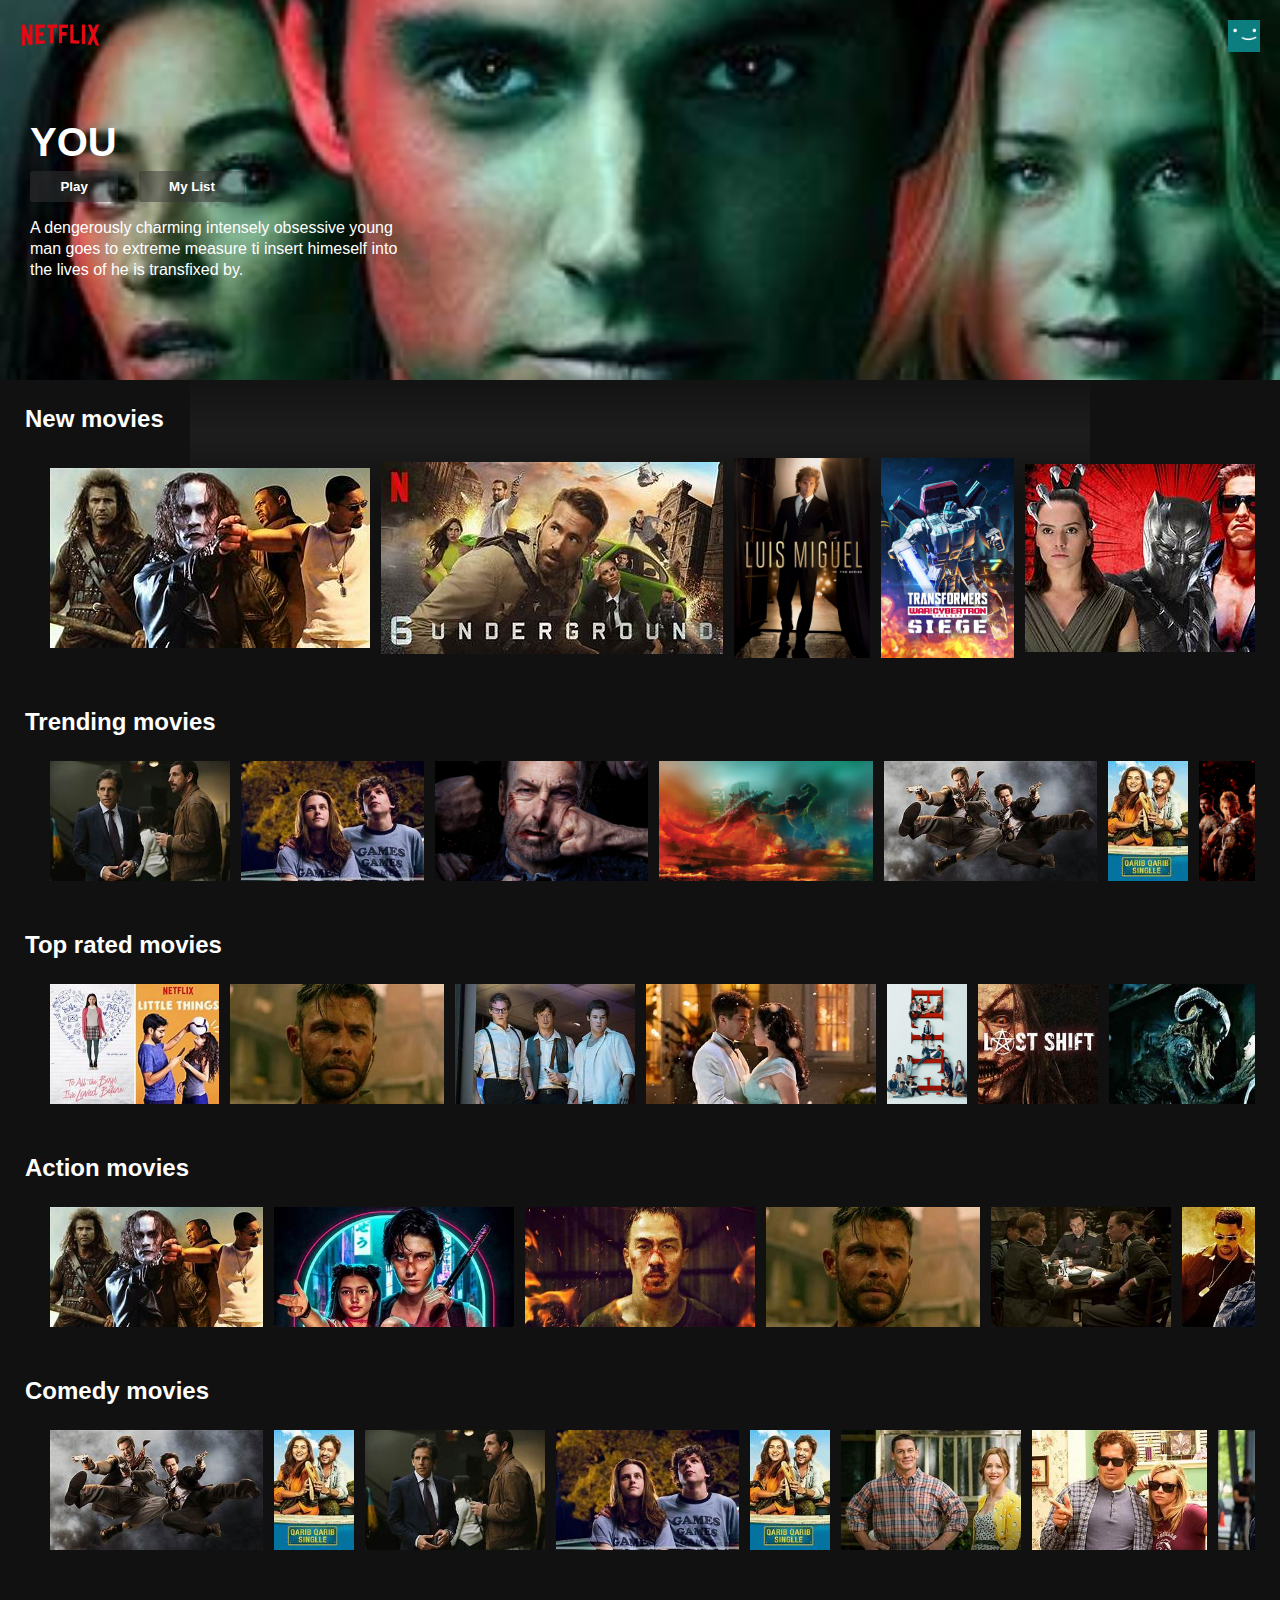
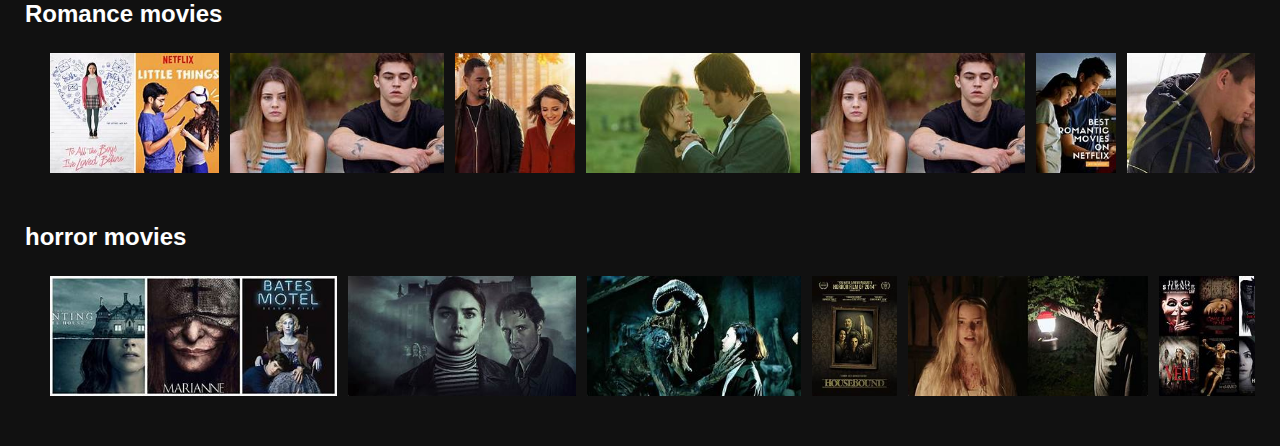
<file: NETFLIX-CLONE/index.html>
<!DOCTYPE html>
<html>

 <head>
 <title>netflix demo ayat</title>
 <link rel="stylesheet" href="netstyle.css">
 </head>
 <body>
    <!--nav-->
    <div class="nav" id="nav">
        <img src="images/netflix-logo.png" class="logo" onclick="window.location.href='index.html';"/>
        <img src="images/netflix-avatar.png" class="avatar" />
    </div>
    <!--header-->
    <div class="banner1">
        <div class="banner1_content">
            <h1 class="banner1_title">YOU</h1>
            <button class="banner1_button" onclick="window.location.href='play.html';">Play</button>
            <button class="banner1_button" onclick="window.location.href='list.html';">My List</button>
            <div class="banner1_disc">
                A dengerously charming intensely obsessive young man goes to extreme measure ti insert
          himeself into the lives of he is transfixed by.
             </div>
        </div>
        <div class="ban_fadebottom"></div>
    </div>
    <!--large-->
    <div class="row">
        <h2>New movies</h2>
        <div class="row_movies">


            <img src="images/a8.jpg" alt="" class="movies large_movies" onclick="window.location.href='onemovie.html';">
            <img src="images/a9.jpg" alt="" class="movies large_movies">
            <img src="images/large-movie1.jpg" alt="" class="movies large_movies">
            <img src="images/large-movie7.jpg" alt="" class="movies large_movies">
            <img src="images/a5.jpg" alt="" class="movies large_movies">
            <img src="images/large-movie5.jpg" alt="" class="movies large_movies">
            <img src="images/large-movie8.jpg" alt="" class="movies large_movies">
            <img src="images/large-movie6.jpg" alt="" class="movies large_movies">
            <img src="images/large-movie2.jpg" alt="" class="movies large_movies">
            <img src="images/large-movie4.jpg" alt="" class="movies large_movies">
            <img src="images/a10.jpg" alt="" class="movies large_movies">
            <img src="images/a6.jpg" alt="" class="movies large_movies">
            <img src="images/c6.jpg" alt="" class="movies large_movies">
            <img src="images/c2.jpg" alt="" class="movies large_movies">
            <img src="images/c4.jpg" alt="" class="movies large_movies">
            <img src="images/large-movie3.jpg" alt="" class="movies large_movies">
            <img src="images/c1.jpg" alt="" class="movies large_movies">
            <img src="images/c5.jpg" alt="" class="movies large_movies">
            <img src="images/6.jpg" alt="" class="movies large_movies">
            <img src="images/2.jpg" alt="" class="movies large_movies">
            <img src="images/1.jpg" alt="" class="movies large_movies">

        </div>
    </div>
    <!--trend-->
    <div class="row">
        <h2>Trending movies </h2>
        <div class="row_movies">
            <img src="images/c7.jpg" alt="" class="movies small_movies">
            <img src="images/c3.jpg" alt="" class="movies small_movies">
            <img src="images/small-movie7.jpg" alt="" class="movies small_movies">
            <img src="images/small-movie3.jpg" alt="" class="movies small_movies">
            <img src="images/c8.jpg" alt="" class="movies small_movies">
            <img src="images/c6.jpg" alt="" class="movies small_movies">
            <img src="images/small-movie1.jpg" alt="" class="movies small_movies">
            <img src="images/small-movie5.jpg" alt="" class="movies small_movies">
            <img src="images/small-movie8.jpg" alt="" class="movies small_movies">
            <img src="images/small-movie6.jpg" alt="" class="movies small_movies">
            <img src="images/small-movie2.jpg" alt="" class="movies small_movies">
            <img src="images/small-movie4.jpg" alt="" class="movies small_movies">
            <img src="images/7.jpg" alt="" class="movies small_movies">
            <img src="images/8.jpg" alt="" class="movies small_movies">
            <img src="images/9.jpg" alt="" class="movies small_movies">

        </div>
    </div>
    <!--top-->
    <div class="row">
        <h2>Top rated movies </h2>
        <div class="row_movies">
            <img src="images/r8.jpg" alt="" class="movies small_movies">
            <img src="images/a3.jpg" alt="" class="movies small_movies">
            <img src="images/10.jpg" alt="" class="movies small_movies">
            <img src="images/4.jpg" alt="" class="movies small_movies">     
            <img src="images/large-movie6.jpg" alt="" class="movies small_movies">
            <img src="images/5.jpg" alt="" class="movies small_movies">
            <img src="images/h7.jpg" alt="" class="movies small_movies">
            <img src="images/small-movie3.jpg" alt="" class="movies small_movies">
            <img src="images/large-movie6.jpg" alt="" class="movies small_movies">
            <img src="images/large-movie2.jpg" alt="" class="movies small_movies">
            <img src="images/large-movie4.jpg" alt="" class="movies small_movies">
            <img src="images/small-movie1.jpg" alt="" class="movies small_movies">
            <img src="images/small-movie5.jpg" alt="" class="movies small_movies">
            <img src="images/large-movie7.jpg" alt="" class="movies small_movies">
            <img src="images/large-movie1.jpg" alt="" class="movies small_movies">
            <img src="images/small-movie8.jpg" alt="" class="movies small_movies">
            <img src="images/small-movie6.jpg" alt="" class="movies small_movies">
            <img src="images/large-movie3.jpg" alt="" class="movies small_movies">
            <img src="images/small-movie2.jpg" alt="" class="movies small_movies">
            <img src="images/small-movie4.jpg" alt="" class="movies small_movies">         
            <img src="images/large-movie5.jpg" alt="" class="movies small_movies">
    
           
        </div>
    </div>
    <!--action-->
    <div class="row">
            <h2>Action movies </h2>
            <div class="row_movies">
                <img src="images/a8.jpg" alt="" class="movies small_movies">
                <img src="images/a6.jpg" alt="" class="movies small_movies">
                <img src="images/a7.jpg" alt="" class="movies small_movies">
                <img src="images/a3.jpg" alt="" class="movies small_movies">
                <img src="images/a1.jpg" alt="" class="movies small_movies">
                <img src="images/a2.jpg" alt="" class="movies small_movies">
                <img src="images/a4.jpg" alt="" class="movies small_movies">
                <img src="images/a11.jpg" alt="" class="movies small_movies">
                <img src="images/a5.jpg" alt="" class="movies small_movies">
                <img src="images/a8.jpg" alt="" class="movies small_movies">
                <img src="images/a9.jpg" alt="" class="movies small_movies">
                <img src="images/a10.jpg" alt="" class="movies small_movies">
                <img src="images/a6.jpg" alt="" class="movies small_movies">
                <img src="images/a3.jpg" alt="" class="movies small_movies">
                <img src="images/a2.jpg" alt="" class="movies small_movies">
                <img src="images/a4.jpg" alt="" class="movies small_movies">         
                <img src="images/a5.jpg" alt="" class="movies small_movies">
                <img src="images/a8.jpg" alt="" class="movies small_movies">
                <img src="images/a10.jpg" alt="" class="movies small_movies">
                <img src="images/a4.jpg" alt="" class="movies small_movies">         
                <img src="images/a5.jpg" alt="" class="movies small_movies">
            </div>
    </div>
    <!--comedy-->
    <div class="row">
        <h2>Comedy movies </h2>
        <div class="row_movies">
            <img src="images/c8.jpg" alt="" class="movies small_movies">
            <img src="images/c6.jpg" alt="" class="movies small_movies">
            <img src="images/c7.jpg" alt="" class="movies small_movies">
            <img src="images/c3.jpg" alt="" class="movies small_movies">
            <img src="images/c6.jpg" alt="" class="movies small_movies">
            <img src="images/c2.jpg" alt="" class="movies small_movies">
            <img src="images/c4.jpg" alt="" class="movies small_movies">
            <img src="images/c1.jpg" alt="" class="movies small_movies">
            <img src="images/c5.jpg" alt="" class="movies small_movies">
            <img src="images/c9.jpg" alt="" class="movies small_movies">
            <img src="images/c11.jpg" alt="" class="movies small_movies">
            <img src="images/c11.jpg" alt="" class="movies small_movies">
            <img src="images/c6.jpg" alt="" class="movies small_movies">
            <img src="images/c3.jpg" alt="" class="movies small_movies">
            <img src="images/c2.jpg" alt="" class="movies small_movies">
            <img src="images/c4.jpg" alt="" class="movies small_movies">         
            <img src="images/c5.jpg" alt="" class="movies small_movies">
            <img src="images/c3.jpg" alt="" class="movies small_movies">
            <img src="images/c10.jpg" alt="" class="movies small_movies">
            <img src="images/c4.jpg" alt="" class="movies small_movies">         
            <img src="images/c5.jpg" alt="" class="movies small_movies">
        </div>
    </div>
    <!--romance-->
    <div class="row">
            <h2>Romance movies </h2>
            <div class="row_movies">
                <img src="images/r8.jpg" alt="" class="movies small_movies">
                <img src="images/r6.jpg" alt="" class="movies small_movies">
                <img src="images/r7.jpg" alt="" class="movies small_movies">
                <img src="images/r3.jpg" alt="" class="movies small_movies">
                <img src="images/r6.jpg" alt="" class="movies small_movies">
                <img src="images/r2.jpg" alt="" class="movies small_movies">
                <img src="images/r4.jpg" alt="" class="movies small_movies">
                <img src="images/r1.jpg" alt="" class="movies small_movies">
                <img src="images/r5.jpg" alt="" class="movies small_movies">
                <img src="images/r9.jpg" alt="" class="movies small_movies">
                <img src="images/r11.jpg" alt="" class="movies small_movies">
                <img src="images/r12.jpg" alt="" class="movies small_movies">
                <img src="images/r6.jpg" alt="" class="movies small_movies">
                <img src="images/r3.jpg" alt="" class="movies small_movies">
                <img src="images/r2.jpg" alt="" class="movies small_movies">
                <img src="images/r4.jpg" alt="" class="movies small_movies">         
                <img src="images/r5.jpg" alt="" class="movies small_movies">
                <img src="images/r3.jpg" alt="" class="movies small_movies">
                <img src="images/r10.jpg" alt="" class="movies small_movies">
                <img src="images/r4.jpg" alt="" class="movies small_movies">         
                <img src="images/r5.jpg" alt="" class="movies small_movies">
            </div>
    </div>
    <!--horror-->
    <div class="row">
            <h2>horror movies </h2>
            <div class="row_movies">
                <img src="images/h8.jpg" alt="" class="movies small_movies">
                <img src="images/h6.jpg" alt="" class="movies small_movies">
                <img src="images/h7.jpg" alt="" class="movies small_movies">
                <img src="images/h3.jpg" alt="" class="movies small_movies">
                <img src="images/h5.jpg" alt="" class="movies small_movies">
                <img src="images/h2.jpg" alt="" class="movies small_movies">
                <img src="images/h4.jpg" alt="" class="movies small_movies">
                <img src="images/h1.jpg" alt="" class="movies small_movies">
                <img src="images/h5.jpg" alt="" class="movies small_movies">
                <img src="images/h9.jpg" alt="" class="movies small_movies">
                <img src="images/h2.jpg" alt="" class="movies small_movies">
                <img src="images/h4.jpg" alt="" class="movies small_movies">
                <img src="images/h6.jpg" alt="" class="movies small_movies">
                <img src="images/h3.jpg" alt="" class="movies small_movies">
                <img src="images/h2.jpg" alt="" class="movies small_movies">
                <img src="images/h4.jpg" alt="" class="movies small_movies">         
                <img src="images/h5.jpg" alt="" class="movies small_movies">
                <img src="images/h3.jpg" alt="" class="movies small_movies">
                <img src="images/h1.jpg" alt="" class="movies small_movies">
                <img src="images/h4.jpg" alt="" class="movies small_movies">         
                <img src="images/h5.jpg" alt="" class="movies small_movies">
            </div>
    </div>
    <script>
        const nav = document.getElementById('nav');
        window.addEventListener('scroll', () =>{
            if(window.scrollY >= 100){
                nav.classList.add('nav__b')
            }
            else {
                nav.classList.remove('nav__b')
            }
        })
        </script>
 </body>

 </html>
</file>
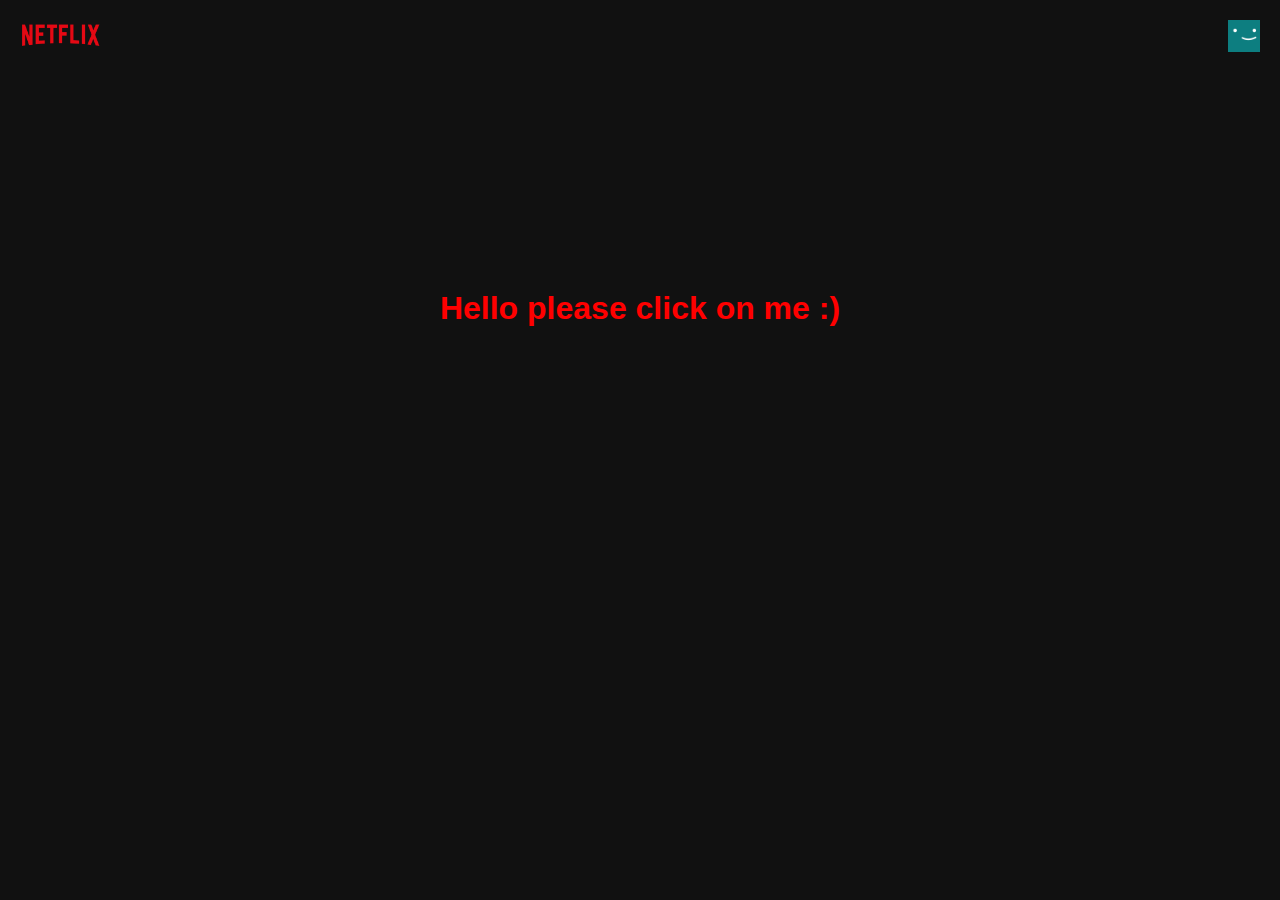
<file: NETFLIX-CLONE/list.html>
<!DOCTYPE html>
<html>

 <head>
 <title>list</title>
 <link rel="stylesheet" href="addpage.css">
 </head>
 <body>
        <div class="nav" id="nav">
            <img src="images/netflix-logo.png" class="logo" onclick="window.location.href='index.html';"/>
        <img src="images/netflix-avatar.png" class="avatar" />
    </div>
    <div class="button_page">
        <span>
            <h1 onclick="window.location.href='index.html';">Hello please click on me :)</h1>
        </span>
    </div>
    <script>
        const nav = document.getElementById('nav');
        window.addEventListener('scroll', () =>{
            if(window.scrollY >= 100){
                nav.classList.add('nav__b')
            }
            else {
                nav.classList.remove('nav__b')
            }
        })
        </script>
    
    </body>
</file>
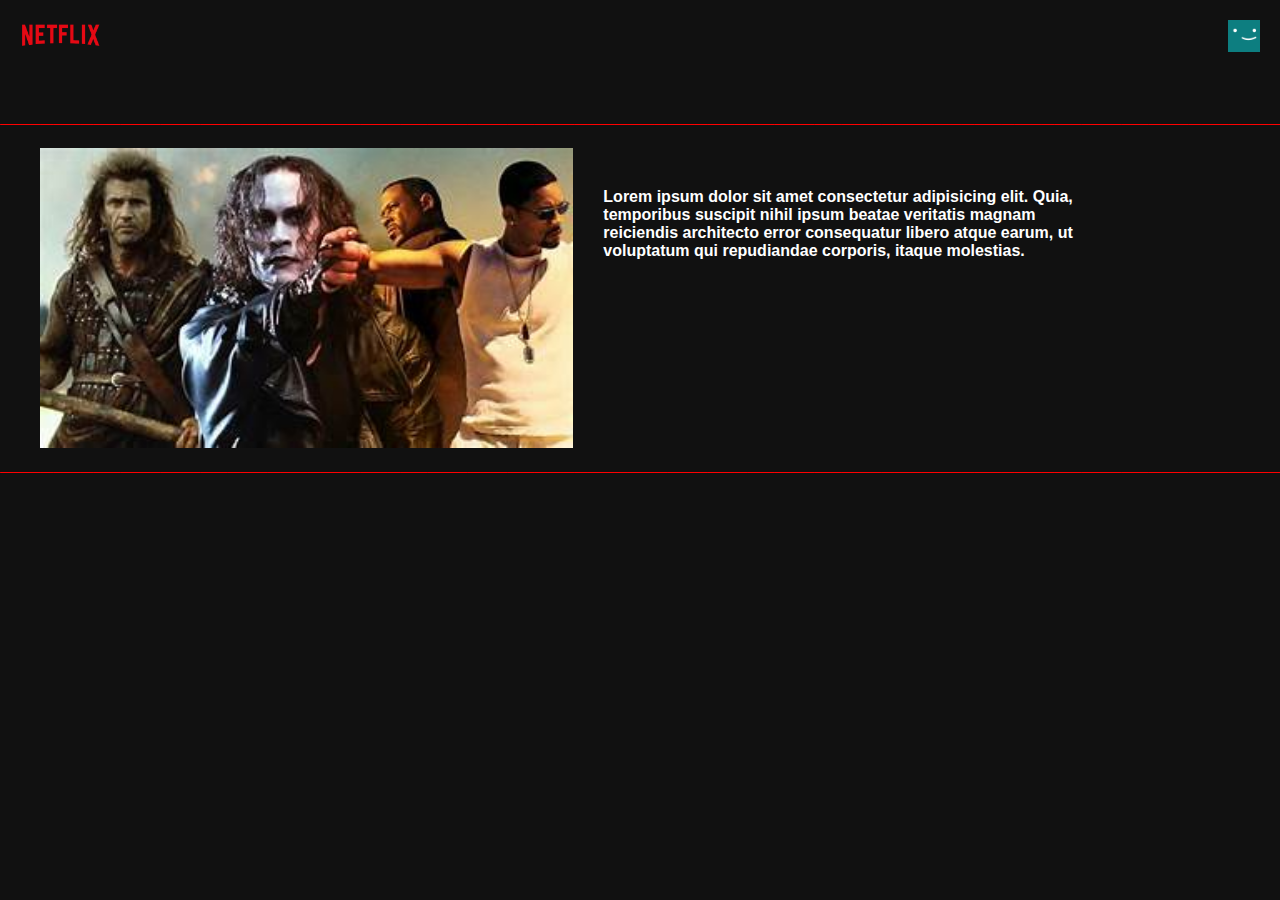
<file: NETFLIX-CLONE/onemovie.html>
<!DOCTYPE html>
<html>

 <head>
 <title>first</title>
 <link rel="stylesheet" href="addpage.css">
 </head>
 <body>
    <div class="nav" id="nav">
        <img src="images/netflix-logo.png" class="logo" onclick="window.location.href='index.html';"/>
        <img src="images/netflix-avatar.png" class="avatar" />
    </div>
    <div class="movie_page">
        
    
      </div>
      <h2 style="margin-top:100px ; color:red">_____________________________________________________________________________________________________________________________________________________________________</h2>
      <p class="movie_disc" ><img src="images/a8.jpg" alt="" class="movie1">
        <h3 style="padding:40px;color:white;     margin-right: 150px;
        font-size: 1rem;">Lorem ipsum dolor sit amet consectetur adipisicing elit. Quia,
            temporibus suscipit nihil ipsum beatae veritatis magnam reiciendis
             architecto error consequatur libero atque earum, ut voluptatum 
             qui repudiandae corporis, itaque molestias.</h3></p>
             <h2 style="color:red">_____________________________________________________________________________________________________________________________________________________________________</h2>
      <script>
        const nav = document.getElementById('nav');
        window.addEventListener('scroll', () =>{
            if(window.scrollY >= 100){
                nav.classList.add('nav__b')
            }
            else {
                nav.classList.remove('nav__b')
            }
        })
        </script>
    
    </body>
</file>
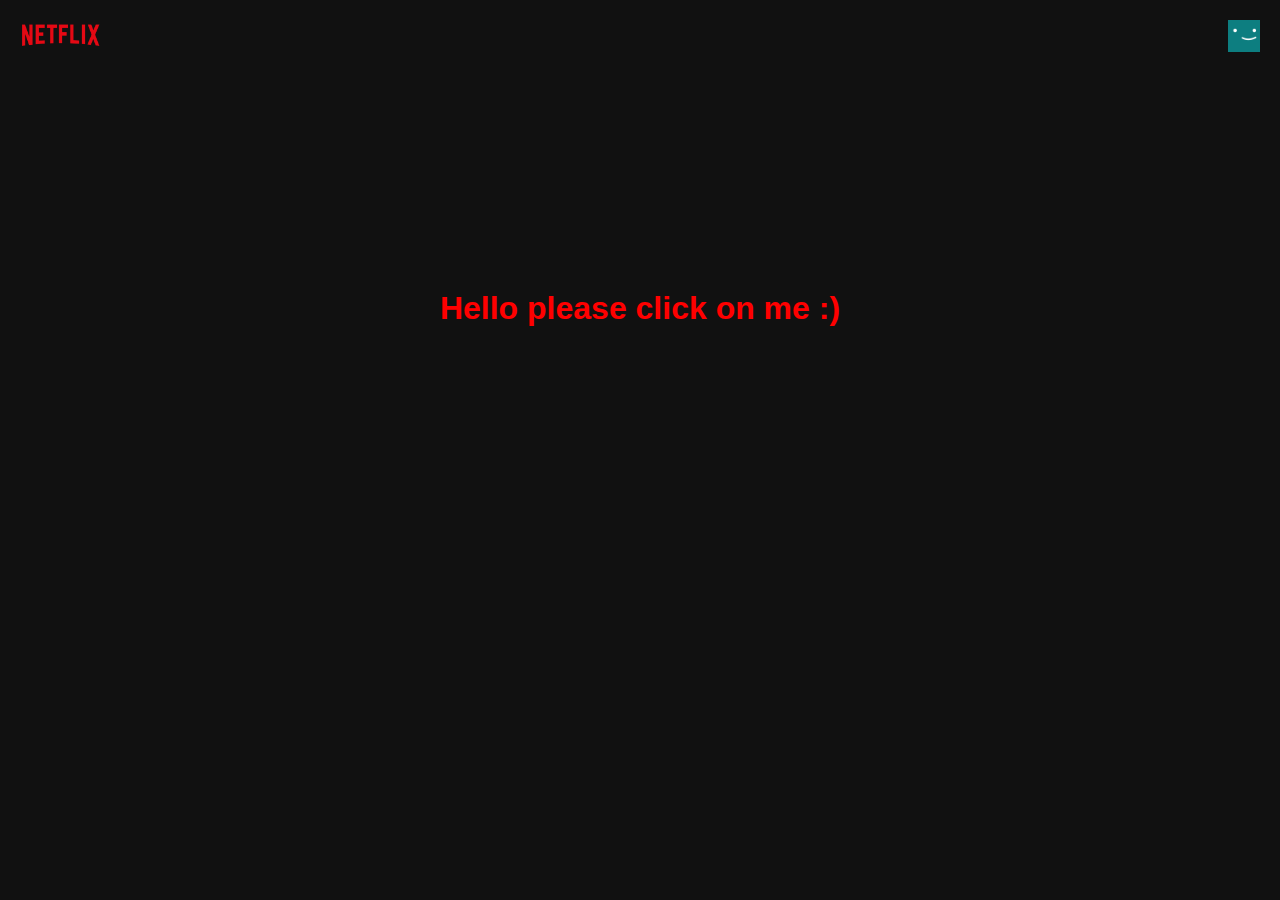
<file: NETFLIX-CLONE/play.html>
<!DOCTYPE html>
<html>

 <head>
 <title>play</title>
 <link rel="stylesheet" href="addpage.css">
 </head>
 <body>
        <div class="nav" id="nav">
            <img src="images/netflix-logo.png" class="logo" onclick="window.location.href='index.html';"/>
        <img src="images/netflix-avatar.png" class="avatar" />
    </div>
    <div class="button_page">
        <span>
            <h1 onclick="window.location.href='index.html';">Hello please click on me :)</h1>
        </span>
    </div>
        <script>
        const nav = document.getElementById('nav');
        window.addEventListener('scroll', () =>{
            if(window.scrollY >= 100){
                nav.classList.add('nav__b')
            }
            else {
                nav.classList.remove('nav__b')
            }
        })
        </script>
    
    </body>
</file>
<file: NETFLIX-CLONE/netstyle.css>
* {
    margin: 0;
    box-sizing: border-box;


}
body {
    font-family: Arial, Helvetica, sans-serif;
    background-color: #111;
}
.nav {
    top:0;
    display : flex ;
    width:100%;
    transition-timing-function: ease-in ;
    transition: all 0.5s ;
    padding: 20px;
    justify-content: space-between ;
    position: fixed;
    z-index : 1;

}
.nav__b {

    background-color: #111;
}
.logo {
    object-fit: contain ;
    width: 82px;

}
.avatar {
    object-fit: contain ;
    width: 32px;
}
.banner1 {
 background-image: url('images/banner11.jpg');
 background-position: center  center;
 background-size: cover;
 color: white;
 height: 380px;
 object-fit: contain;

}
.banner1_content {
    margin-left: 30px;
    height: 180px;
    padding-top: 120px ;
}
.banner1_disc {
    height: 160px ;
    line-height: 1.3;
    width: 50rem;
    max-width: 380px;
    padding-top: 1rem;
    font-size: 1rem;

}
.banner1_title {
    font-weight: 790;
    font-size: 2.5rem;
    padding-bottom: 0.4rem;
}
.banner1_button {
    margin-right: 1rem;
    padding-left: 1.9rem;
    padding-right: 1.9rem;
    padding-top: 0.5rem ;
    padding-bottom: 0.5rem;
    color:#fff ;
    background-color: rgba(52, 52, 52, 0.5);
    outline: none;
    cursor: pointer;
    border: none;
    border-radius: 0.21vw;
    font-weight: 710;
}
.ban_fadebottom {
    background-image: linear-gradient(180deg, transparent, rgba(37,37,37,0.6) , #111);
    margin: 190px ;
    height: 8rem;
}
.banner1_button:hover {
    background-color: #e6e6e6;
    color : #000 ;
    transition: all 0.2s;
}
.row{
    margin:25px;
    color: white;
}
.row_movies {
    padding: 25px;
    overflow-y: hidden;
    display: flex;
    overflow-x: scroll;
}
.movies {
    margin-right: 11px;
    object-fit: contain;
    max-height: 100px;
    transition: transform 450ms;
    width:100% ;
}
.movies:hover {
    transform: scale(1.04);
}
.row_movies::-webkit-scrollbar {
    /* margin-right: 1rem;
    padding-left: 1.9rem;
    padding-right: 1.9rem;
    padding-top: 0.5rem ;
    padding-bottom: 0.5rem; */
    color:#fff ;
    background-color: rgba(38, 39, 39, 0.5);
    outline: none;
    cursor: pointer;
    border: none;
    /* border-radius: 0.21vw;
    font-weight: 710; */
    
}
.large_movies {
   max-height: 200px; 
}
.large_movies:hover {
    transform: scale(1.10);
}
.small_movies {
    max-height: 120px;
}
</file>
<file: NETFLIX-CLONE/addpage.css>
* {
    margin: 0;
    box-sizing: border-box;


}
body {
    font-family: Arial, Helvetica, sans-serif;
    background-color: #111;
}
.button_page {
    margin: 290px;
    color:red;
    text-align: center;
}
.movie_page {
   /* background-image: url('images/a8.jpg');
    background-position: right;
    background-size: cover;
    color: white;
    height: 700px ;
    /* object-fit: contain;  */
    border: rgba(255, 0, 0, 0.678);
} 
.movie1  {
    float:left;
    margin-left: 20px ;
   padding-right:30px ;
    height: 300px;
}
.movie_disc {
    color: white;
      /* transform: rotate(90deg); */
  transform-origin: top right;
  margin-left: 20px ;
  margin-top: 20px ;
  /* margin-bottom: 100px ; */
  /* height: 300px; */
  /* margin-left: 4rem; */
  
}
.nav {
    top:0;
    display : flex ;
    width:100%;
    transition-timing-function: ease-in ;
    transition: all 0.5s ;
    padding: 20px;
    justify-content: space-between ;
    position: fixed;
    z-index : 1;

}
.nav__b {

    background-color: #111;
}
.logo {
    object-fit: contain ;
    width: 82px;

}
.avatar {
    object-fit: contain ;
    width: 32px;
}
</file>
